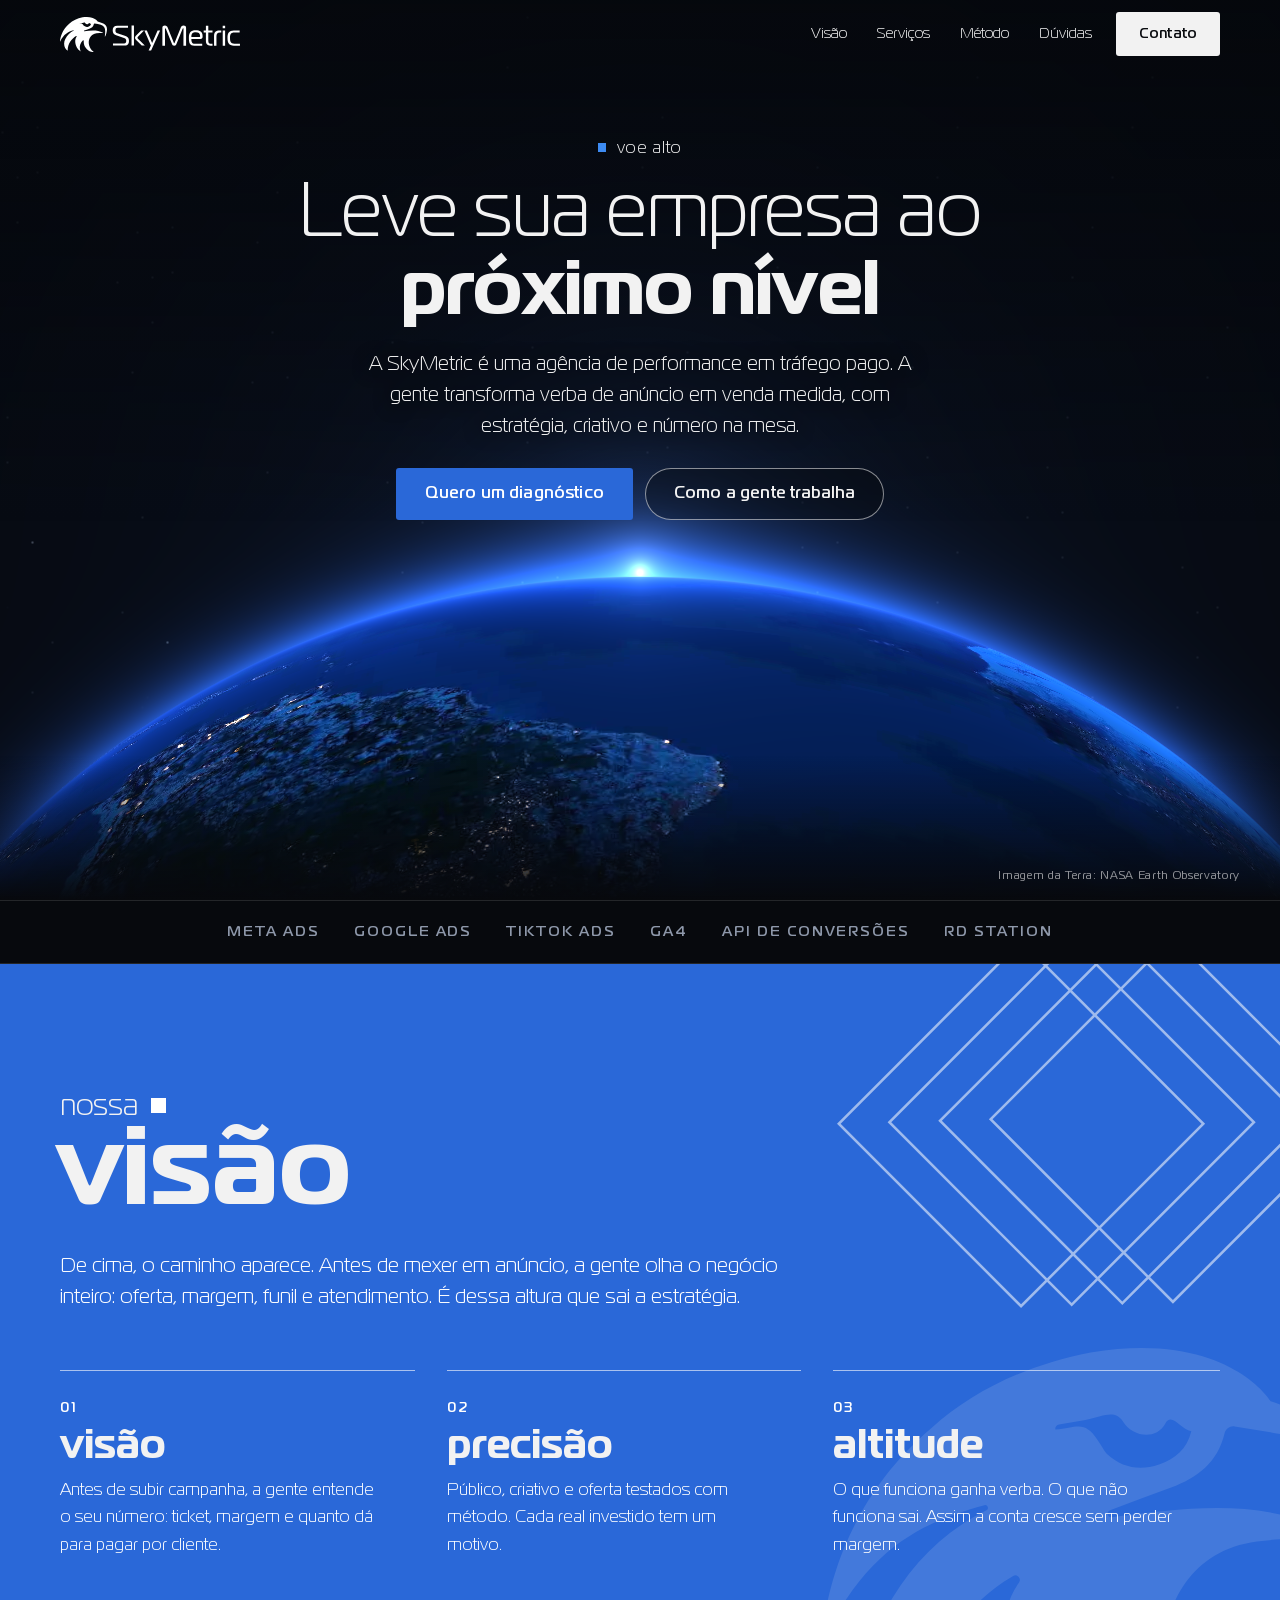
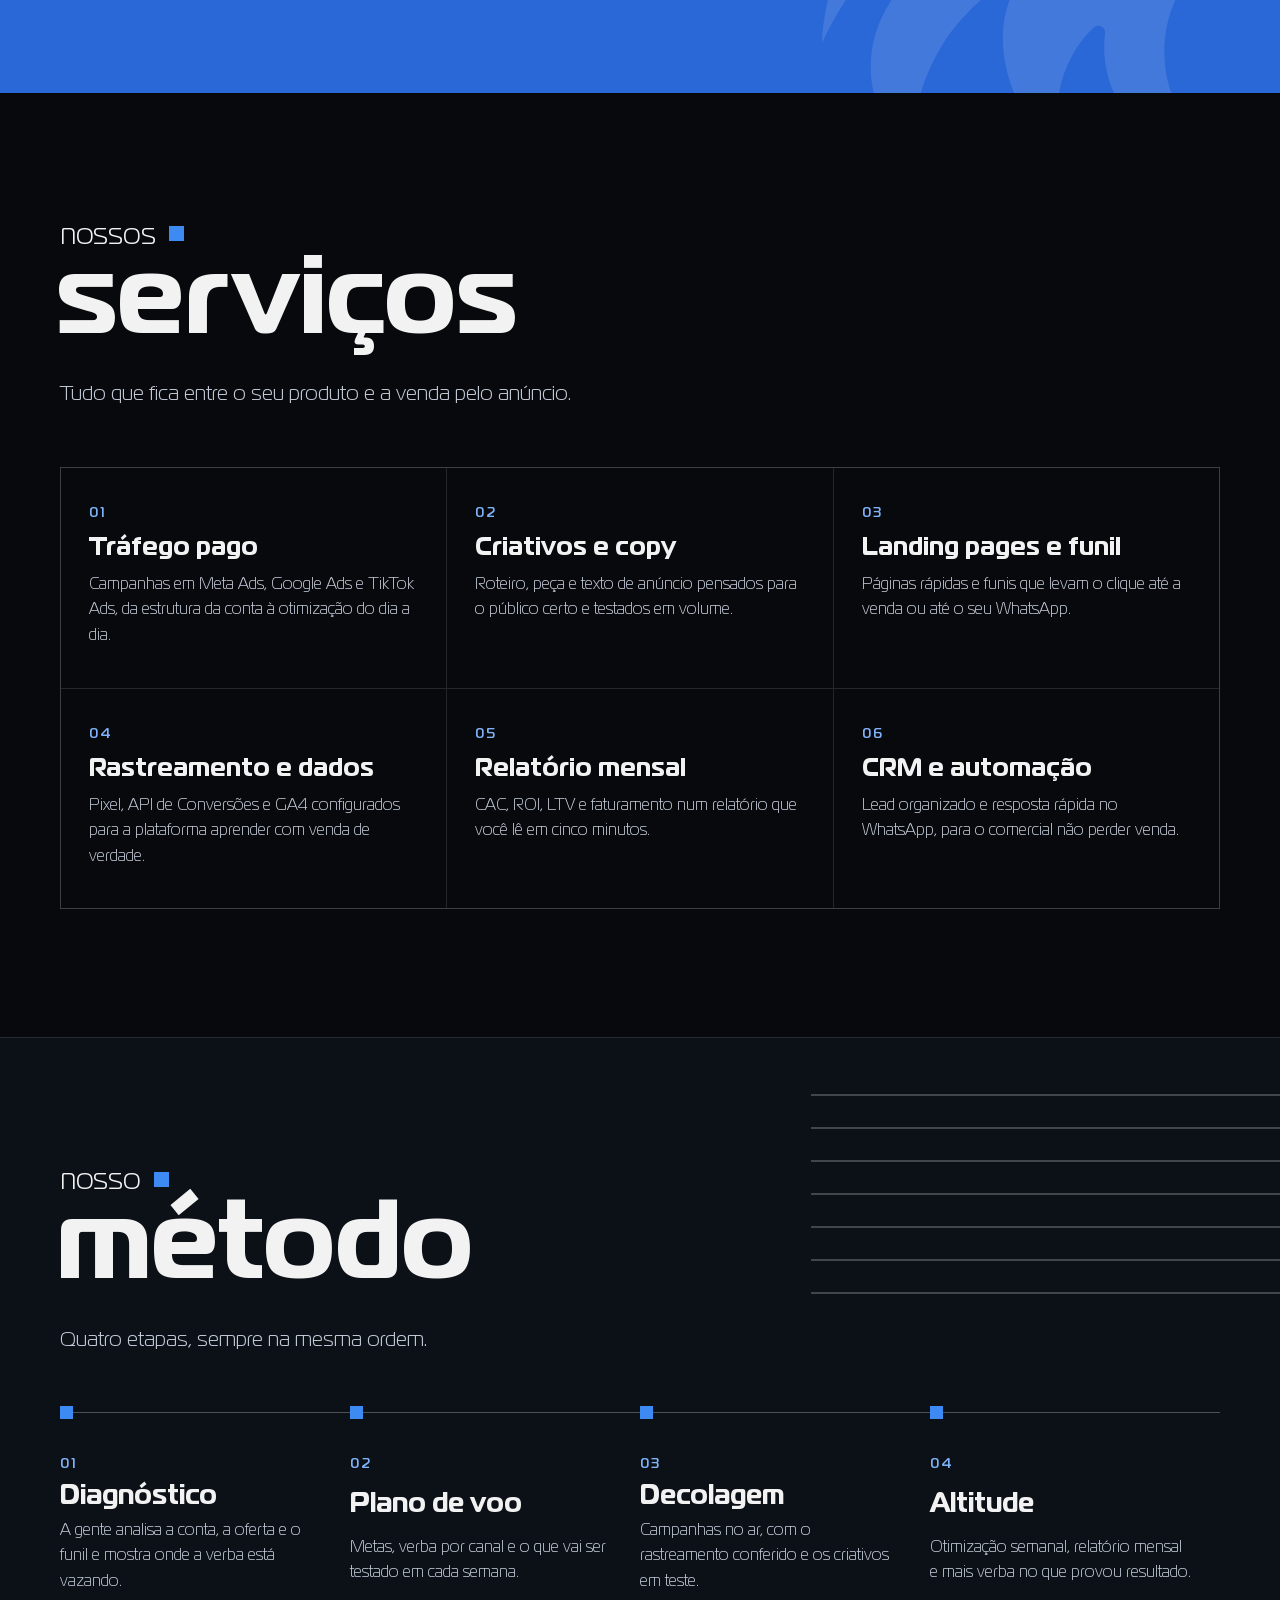
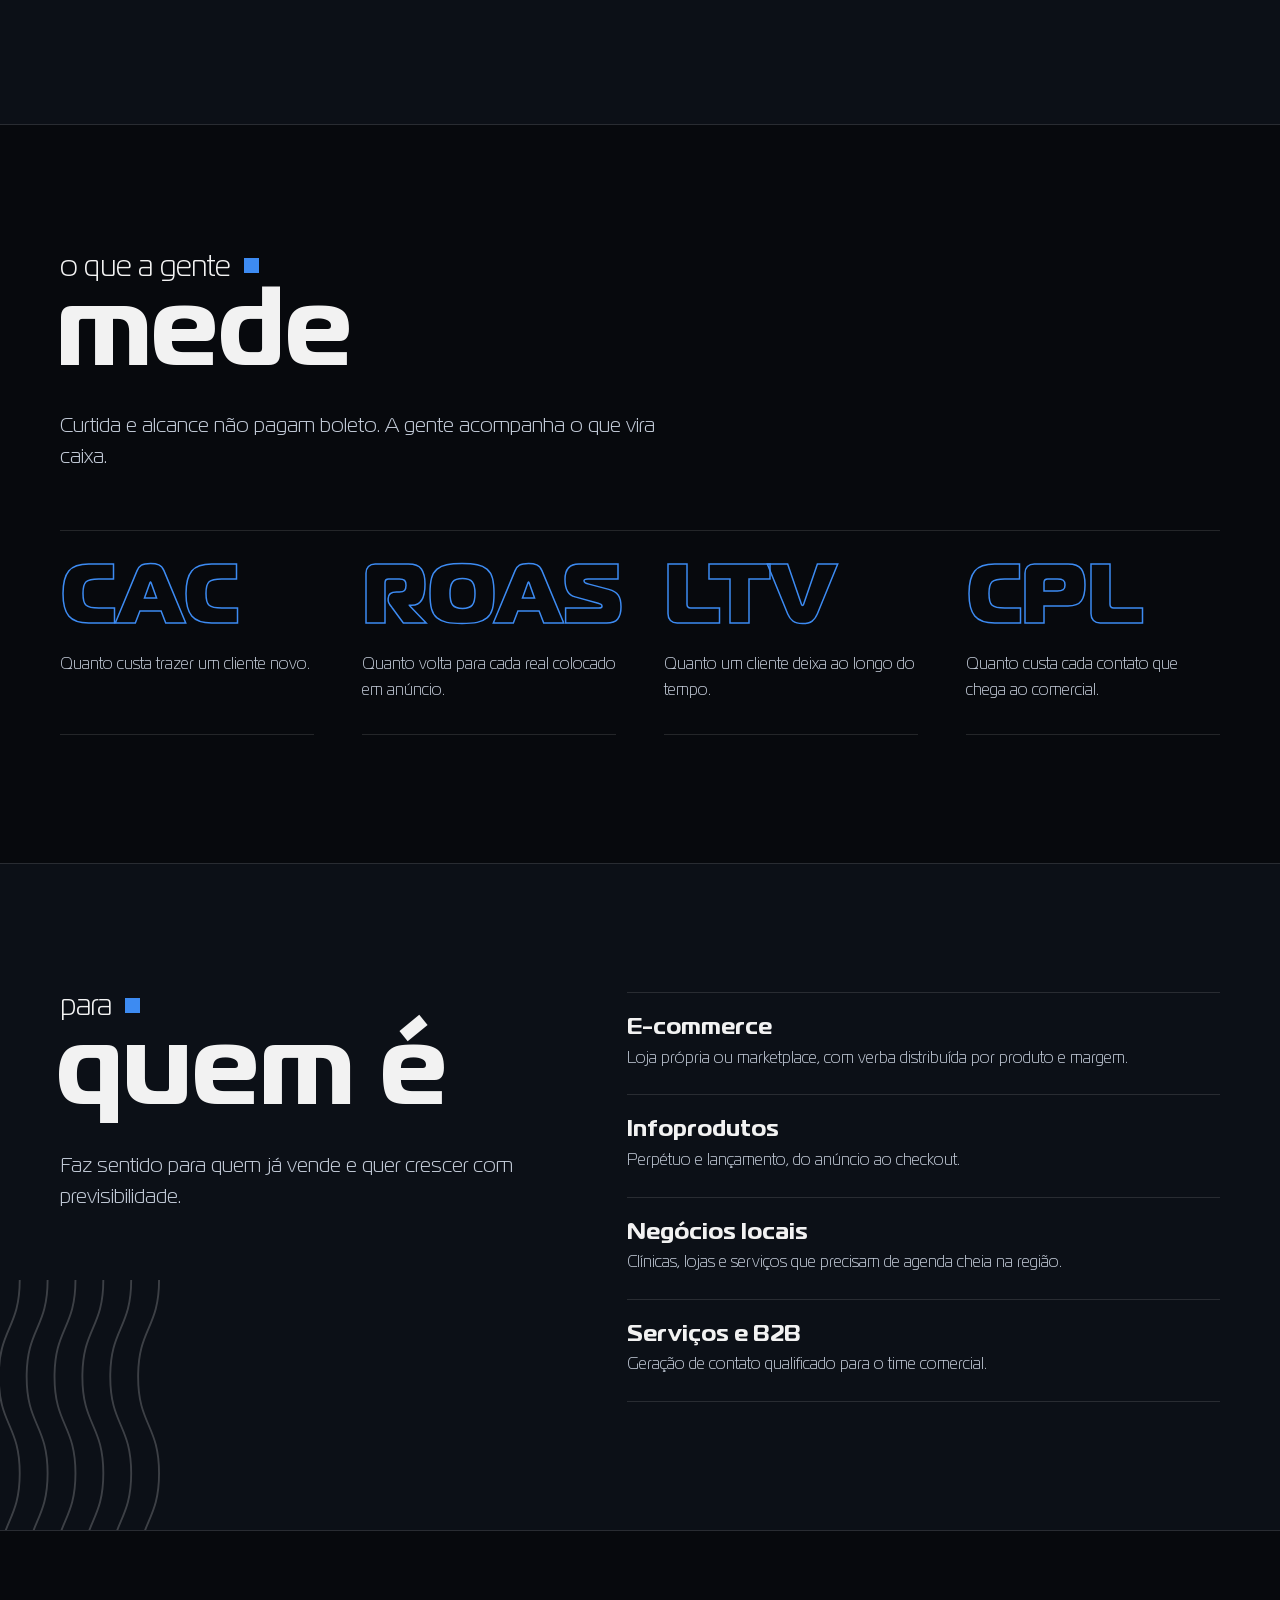
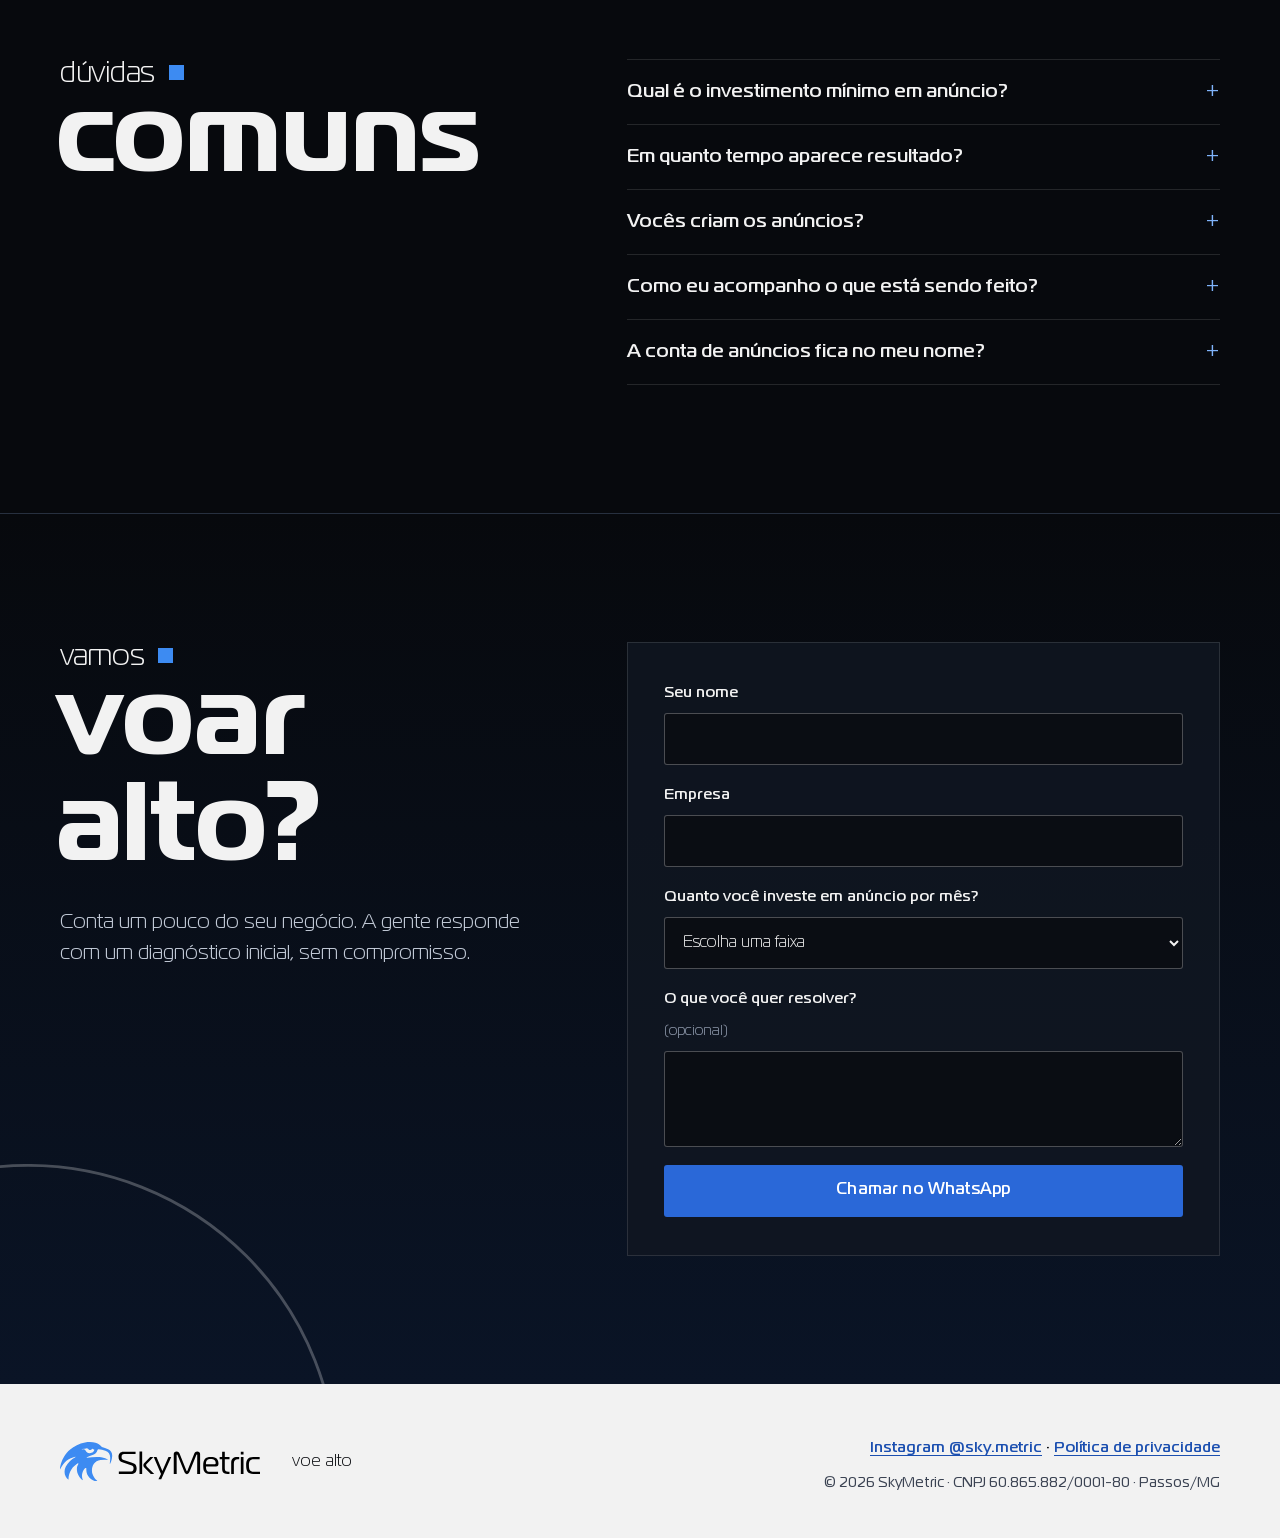
<file: index.html>
<!doctype html>
<html lang="pt-BR">
<head>
  <meta charset="utf-8">
  <meta name="viewport" content="width=device-width, initial-scale=1, viewport-fit=cover">
  <title>SkyMetric · Agência de performance em tráfego pago</title>
  <meta name="description" content="A SkyMetric é uma agência de performance em tráfego pago. Estratégia, criativo, rastreamento e relatório para transformar verba de anúncio em venda medida.">
  <meta name="theme-color" content="#07090D">
  <meta name="color-scheme" content="dark">
  <link rel="canonical" href="https://skymetric.com.br/">

  <meta property="og:type" content="website">
  <meta property="og:url" content="https://skymetric.com.br/">
  <meta property="og:locale" content="pt_BR">
  <meta property="og:title" content="SkyMetric · Agência de performance em tráfego pago">
  <meta property="og:description" content="Estratégia, criativo, rastreamento e relatório para transformar verba de anúncio em venda medida.">
  <meta property="og:image" content="https://skymetric.com.br/assets/og-image.png">
  <meta property="og:image:width" content="1200">
  <meta property="og:image:height" content="630">
  <meta name="twitter:card" content="summary_large_image">
  <meta name="twitter:image" content="https://skymetric.com.br/assets/og-image.png">

  <link rel="icon" href="assets/aguia-azul.svg" type="image/svg+xml">
  <link rel="apple-touch-icon" href="assets/apple-touch-icon.png">
    <link rel="stylesheet" href="styles.css">

  <!-- Meta Pixel Code (1868144297876380) -->
  <script>
  !function(f,b,e,v,n,t,s)
  {if(f.fbq)return;n=f.fbq=function(){n.callMethod?
  n.callMethod.apply(n,arguments):n.queue.push(arguments)};
  if(!f._fbq)f._fbq=n;n.push=n;n.loaded=!0;n.version='2.0';
  n.queue=[];t=b.createElement(e);t.async=!0;
  t.src=v;s=b.getElementsByTagName(e)[0];
  s.parentNode.insertBefore(t,s)}(window, document,'script',
  'https://connect.facebook.net/en_US/fbevents.js');
  fbq('init', '1868144297876380');
  fbq('track', 'PageView');
  </script>
  <!-- End Meta Pixel Code -->

  <script defer src="earth-tex.js"></script>
  <script defer src="earth.js"></script>
  <script defer src="main.js"></script>
</head>
<body>
  <noscript><img height="1" width="1" style="display:none" alt="" src="https://www.facebook.com/tr?id=1868144297876380&amp;ev=PageView&amp;noscript=1"></noscript>
  <a class="skip" href="#conteudo">Pular para o conteúdo</a>

  <header class="top" data-top>
    <div class="wrap top__in">
      <a class="top__logo" href="#topo" aria-label="SkyMetric, início"><img src="assets/logo-p-branco.svg" width="180" height="35" alt="SkyMetric"></a>
      <nav class="top__nav" aria-label="Seções" data-nav>
        <a href="#visao">Visão</a>
        <a href="#servicos">Serviços</a>
        <a href="#metodo">Método</a>
        <a href="#duvidas">Dúvidas</a>
      </nav>
      <a class="btn btn--light top__cta" href="#contato">Contato</a>
      <button type="button" class="top__menu" aria-label="Abrir menu" aria-expanded="false" data-menu><span></span><span></span></button>
    </div>
  </header>

  <main id="conteudo">
    <!-- Topo: a Terra girando (earth.js) -->
    <section class="hero" id="topo" aria-labelledby="hero-title">
      <canvas class="hero__earth" data-earth aria-hidden="true"></canvas>
      <div class="hero__fallback" aria-hidden="true"></div>
      <div class="wrap hero__in">
        <p class="kicker"><span class="sq" aria-hidden="true"></span>voe alto</p>
        <h1 id="hero-title" class="hero__title">Leve sua empresa ao <b>próximo nível</b></h1>
        <p class="hero__lead">A SkyMetric é uma agência de performance em tráfego pago. A gente transforma verba de anúncio em venda medida, com estratégia, criativo e número na mesa.</p>
        <div class="btn-row">
          <a class="btn btn--primary" href="#contato">Quero um diagnóstico</a>
          <a class="btn btn--ghost" href="#metodo">Como a gente trabalha</a>
        </div>
      </div>
      <p class="hero__credit">Imagem da Terra: NASA Earth Observatory</p>
    </section>

    <!-- Plataformas -->
    <div class="strip" aria-label="Plataformas em que a gente trabalha">
      <ul class="wrap strip__in">
        <li>Meta Ads</li><li>Google Ads</li><li>TikTok Ads</li><li>GA4</li><li>API de Conversões</li><li>RD Station</li>
      </ul>
    </div>

    <!-- Nossa visão -->
    <section class="section blue" id="visao" aria-labelledby="visao-title">
      <img class="deco deco--diamond" src="assets/elemento2.svg" alt="" width="295" height="212" loading="lazy">
      <img class="deco deco--eagle" src="assets/aguia-branca.svg" alt="" width="184" height="137" loading="lazy">
      <div class="wrap">
        <h2 id="visao-title" class="title"><span class="title__sm">nossa<span class="sq" aria-hidden="true"></span></span><span class="title__lg">visão</span></h2>
        <p class="lead lead--wide">De cima, o caminho aparece. Antes de mexer em anúncio, a gente olha o negócio inteiro: oferta, margem, funil e atendimento. É dessa altura que sai a estratégia.</p>
        <ol class="pillars">
          <li>
            <span class="pillars__n">01</span>
            <h3>visão</h3>
            <p>Antes de subir campanha, a gente entende o seu número: ticket, margem e quanto dá para pagar por cliente.</p>
          </li>
          <li>
            <span class="pillars__n">02</span>
            <h3>precisão</h3>
            <p>Público, criativo e oferta testados com método. Cada real investido tem um motivo.</p>
          </li>
          <li>
            <span class="pillars__n">03</span>
            <h3>altitude</h3>
            <p>O que funciona ganha verba. O que não funciona sai. Assim a conta cresce sem perder margem.</p>
          </li>
        </ol>
      </div>
    </section>

    <!-- Serviços -->
    <section class="section" id="servicos" aria-labelledby="servicos-title">
      <div class="wrap">
        <h2 id="servicos-title" class="title"><span class="title__sm">nossos<span class="sq" aria-hidden="true"></span></span><span class="title__lg">serviços</span></h2>
        <p class="lead">Tudo que fica entre o seu produto e a venda pelo anúncio.</p>
        <ul class="cards">
          <li class="card"><span class="card__n">01</span><h3>Tráfego pago</h3><p>Campanhas em Meta Ads, Google Ads e TikTok Ads, da estrutura da conta à otimização do dia a dia.</p></li>
          <li class="card"><span class="card__n">02</span><h3>Criativos e copy</h3><p>Roteiro, peça e texto de anúncio pensados para o público certo e testados em volume.</p></li>
          <li class="card"><span class="card__n">03</span><h3>Landing pages e funil</h3><p>Páginas rápidas e funis que levam o clique até a venda ou até o seu WhatsApp.</p></li>
          <li class="card"><span class="card__n">04</span><h3>Rastreamento e dados</h3><p>Pixel, API de Conversões e GA4 configurados para a plataforma aprender com venda de verdade.</p></li>
          <li class="card"><span class="card__n">05</span><h3>Relatório mensal</h3><p>CAC, ROI, LTV e faturamento num relatório que você lê em cinco minutos.</p></li>
          <li class="card"><span class="card__n">06</span><h3>CRM e automação</h3><p>Lead organizado e resposta rápida no WhatsApp, para o comercial não perder venda.</p></li>
        </ul>
      </div>
    </section>

    <!-- Método -->
    <section class="section band" id="metodo" aria-labelledby="metodo-title">
      <img class="deco deco--lines" src="assets/elemento6.svg" alt="" width="384" height="147" loading="lazy">
      <div class="wrap">
        <h2 id="metodo-title" class="title"><span class="title__sm">nosso<span class="sq" aria-hidden="true"></span></span><span class="title__lg">método</span></h2>
        <p class="lead">Quatro etapas, sempre na mesma ordem.</p>
        <ol class="flight">
          <li><span class="flight__n">01</span><h3>Diagnóstico</h3><p>A gente analisa a conta, a oferta e o funil e mostra onde a verba está vazando.</p></li>
          <li><span class="flight__n">02</span><h3>Plano de voo</h3><p>Metas, verba por canal e o que vai ser testado em cada semana.</p></li>
          <li><span class="flight__n">03</span><h3>Decolagem</h3><p>Campanhas no ar, com o rastreamento conferido e os criativos em teste.</p></li>
          <li><span class="flight__n">04</span><h3>Altitude</h3><p>Otimização semanal, relatório mensal e mais verba no que provou resultado.</p></li>
        </ol>
      </div>
    </section>

    <!-- Métricas -->
    <section class="section" id="metricas" aria-labelledby="metricas-title">
      <div class="wrap">
        <h2 id="metricas-title" class="title"><span class="title__sm">o que a gente<span class="sq" aria-hidden="true"></span></span><span class="title__lg">mede</span></h2>
        <p class="lead">Curtida e alcance não pagam boleto. A gente acompanha o que vira caixa.</p>
        <dl class="metrics">
          <div><dt>CAC</dt><dd>Quanto custa trazer um cliente novo.</dd></div>
          <div><dt>ROAS</dt><dd>Quanto volta para cada real colocado em anúncio.</dd></div>
          <div><dt>LTV</dt><dd>Quanto um cliente deixa ao longo do tempo.</dd></div>
          <div><dt>CPL</dt><dd>Quanto custa cada contato que chega ao comercial.</dd></div>
        </dl>
      </div>
    </section>

    <!-- CASES: seção pronta para receber resultados reais de clientes. Fica fora da página até existir
         número com print e autorização do cliente. Não preencher com dado inventado.
    <section class="section band" id="resultados"> ... </section>
    -->

    <!-- Para quem é -->
    <section class="section band" id="para-quem" aria-labelledby="quem-title">
      <img class="deco deco--waves" src="assets/elemento8.svg" alt="" width="160" height="244" loading="lazy">
      <div class="wrap split">
        <div>
          <h2 id="quem-title" class="title"><span class="title__sm">para<span class="sq" aria-hidden="true"></span></span><span class="title__lg">quem é</span></h2>
          <p class="lead">Faz sentido para quem já vende e quer crescer com previsibilidade.</p>
        </div>
        <ul class="who">
          <li><b>E-commerce</b><span>Loja própria ou marketplace, com verba distribuída por produto e margem.</span></li>
          <li><b>Infoprodutos</b><span>Perpétuo e lançamento, do anúncio ao checkout.</span></li>
          <li><b>Negócios locais</b><span>Clínicas, lojas e serviços que precisam de agenda cheia na região.</span></li>
          <li><b>Serviços e B2B</b><span>Geração de contato qualificado para o time comercial.</span></li>
        </ul>
      </div>
    </section>

    <!-- Dúvidas -->
    <section class="section" id="duvidas" aria-labelledby="duvidas-title">
      <div class="wrap split">
        <div>
          <h2 id="duvidas-title" class="title"><span class="title__sm">dúvidas<span class="sq" aria-hidden="true"></span></span><span class="title__lg">comuns</span></h2>
        </div>
        <div class="faq">
          <details>
            <summary>Qual é o investimento mínimo em anúncio?</summary>
            <p>Depende do seu ticket e da sua meta. No diagnóstico a gente calcula a verba que faz sentido para o seu caso.</p>
          </details>
          <details>
            <summary>Em quanto tempo aparece resultado?</summary>
            <p>As primeiras semanas são de teste e ajuste. A gente não promete número antes de conhecer a sua conta. O compromisso é com método e transparência.</p>
          </details>
          <details>
            <summary>Vocês criam os anúncios?</summary>
            <p>Sim. Roteiro, peça e copy fazem parte do trabalho.</p>
          </details>
          <details>
            <summary>Como eu acompanho o que está sendo feito?</summary>
            <p>Com relatório mensal e contato direto com quem cuida da sua conta.</p>
          </details>
          <details>
            <summary>A conta de anúncios fica no meu nome?</summary>
            <p>Sim. A conta de anúncios e todos os dados são seus. Assim o investimento e o histórico de métricas, pagos com a sua receita, ficam preservados.</p>
          </details>
        </div>
      </div>
    </section>

    <!-- Contato -->
    <section class="section contact" id="contato" aria-labelledby="contato-title">
      <img class="deco deco--arc" src="assets/elemento11.svg" alt="" width="256" height="256" loading="lazy">
      <div class="wrap split">
        <div>
          <h2 id="contato-title" class="title"><span class="title__sm">vamos<span class="sq" aria-hidden="true"></span></span><span class="title__lg">voar alto?</span></h2>
          <p class="lead">Conta um pouco do seu negócio. A gente responde com um diagnóstico inicial, sem compromisso.</p>
        </div>
        <form class="form" data-form novalidate>
          <label>Seu nome<input type="text" name="nome" autocomplete="name" required></label>
          <label>Empresa<input type="text" name="empresa" autocomplete="organization" required></label>
          <label>Quanto você investe em anúncio por mês?
            <select name="verba" required>
              <option value="">Escolha uma faixa</option>
              <option>Ainda não invisto</option>
              <option>Até R$ 3 mil</option>
              <option>De R$ 3 mil a R$ 10 mil</option>
              <option>De R$ 10 mil a R$ 30 mil</option>
              <option>Acima de R$ 30 mil</option>
            </select>
          </label>
          <label>O que você quer resolver? <span class="opt">(opcional)</span><textarea name="objetivo" rows="3"></textarea></label>
          <button type="submit" class="btn btn--primary btn--block">Chamar no WhatsApp</button>
          <p class="form__msg" role="status" data-form-msg></p>
        </form>
      </div>
    </section>
  </main>

  <footer class="foot">
    <div class="wrap foot__in">
      <img src="assets/logo-p-color.svg" width="200" height="39" alt="SkyMetric">
      <p class="foot__tag">voe alto</p>
      <div class="foot__end">
        <p class="foot__links"><a href="https://www.instagram.com/sky.metric/" target="_blank" rel="noopener" aria-label="Instagram @sky.metric (abre em nova aba)">Instagram @sky.metric</a> · <a href="privacidade.html">Política de privacidade</a></p>
        <p class="foot__legal">© <span data-year>2026</span> SkyMetric · CNPJ 60.865.882/0001-80 · Passos/MG</p>
      </div>
    </div>
  </footer>
</body>
</html>
</file>
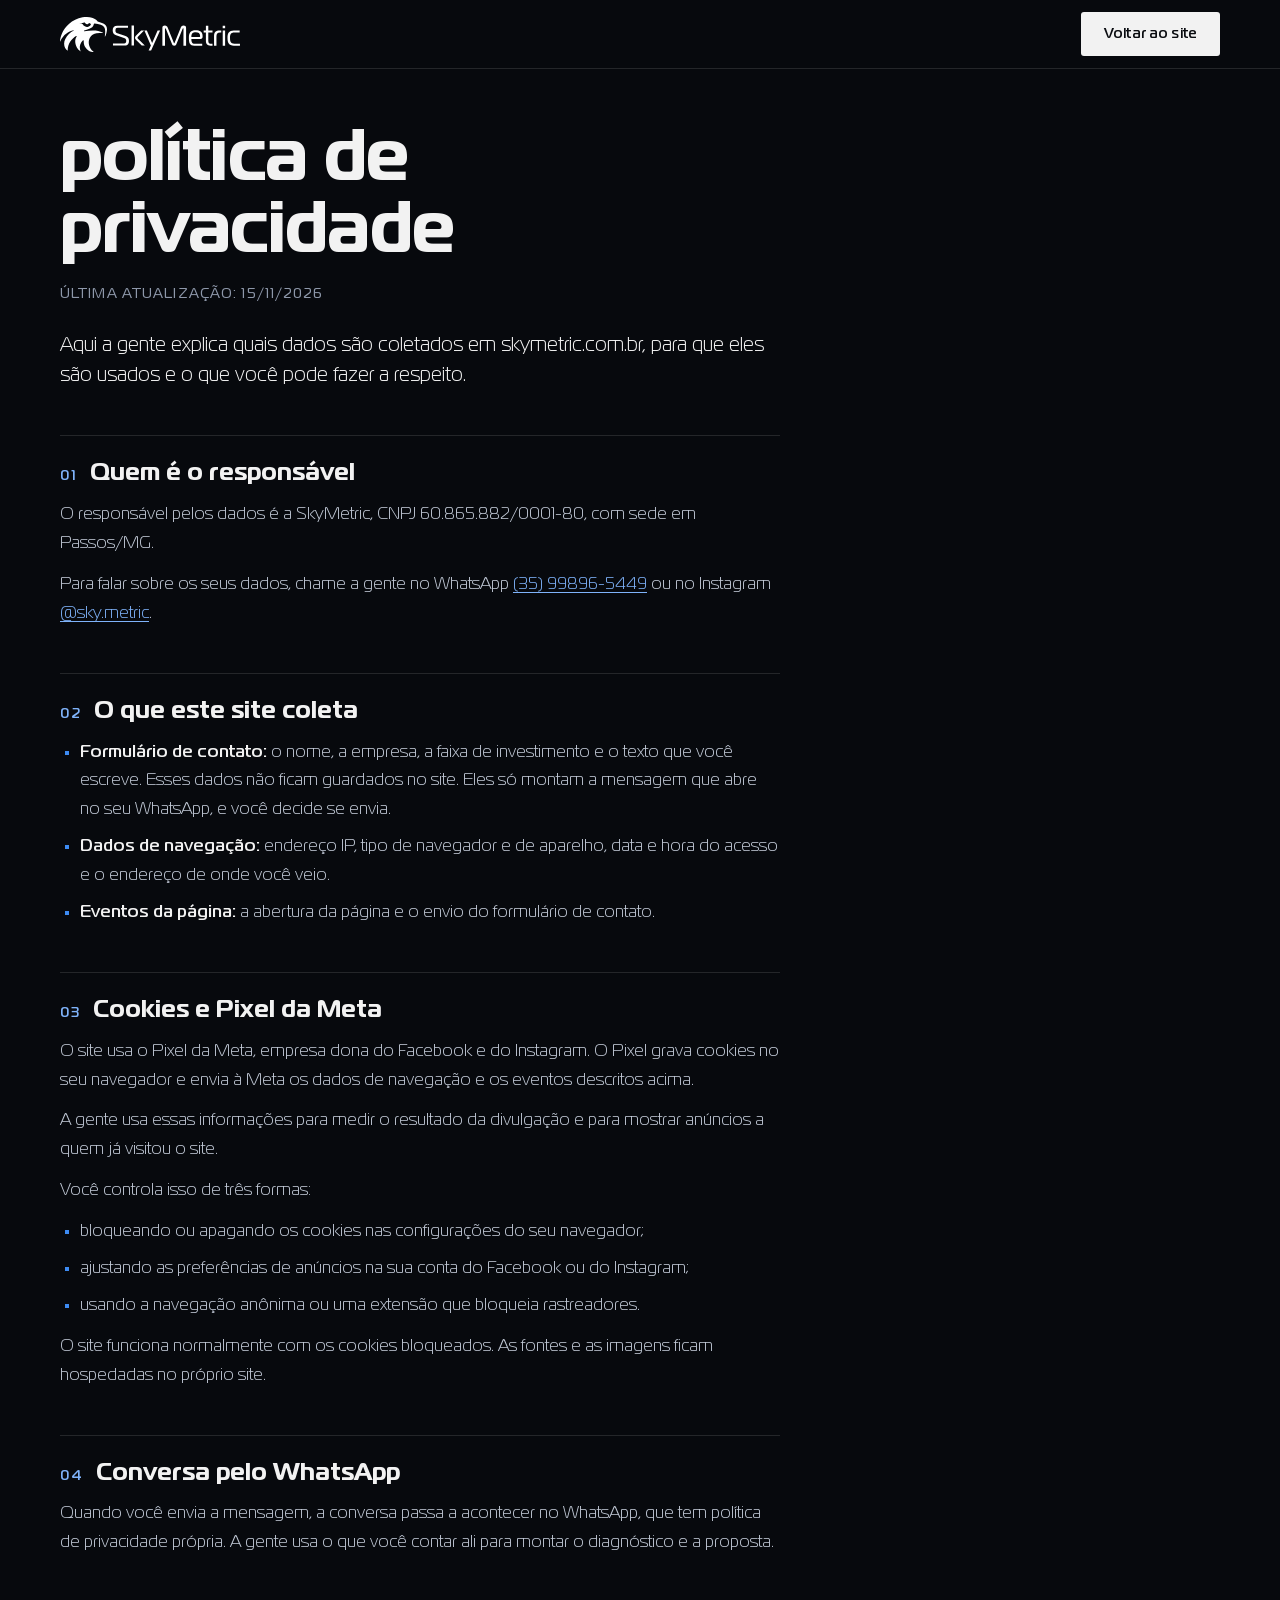
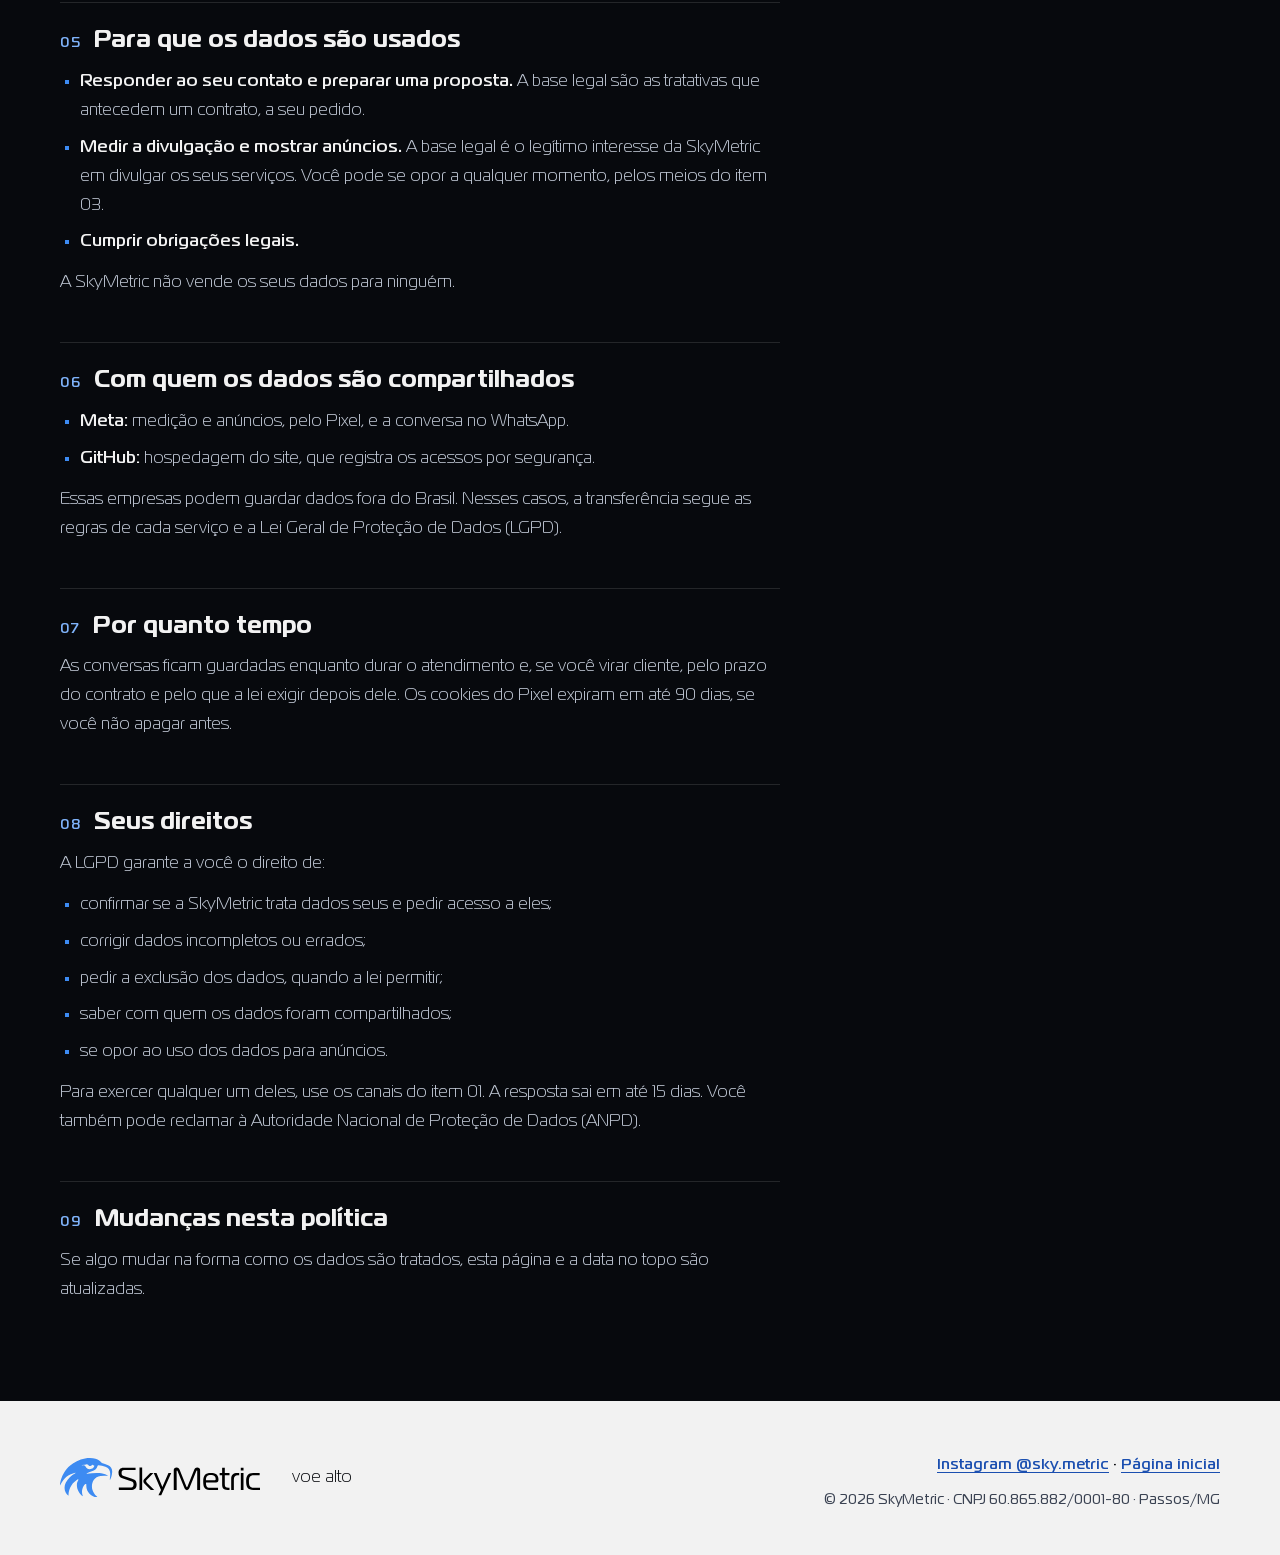
<file: privacidade.html>
<!doctype html>
<html lang="pt-BR">
<head>
  <meta charset="utf-8">
  <meta name="viewport" content="width=device-width, initial-scale=1, viewport-fit=cover">
  <title>Política de privacidade · SkyMetric</title>
  <meta name="description" content="Quais dados o site da SkyMetric coleta, para que eles são usados e como você pode controlar isso.">
  <meta name="theme-color" content="#07090D">
  <meta name="color-scheme" content="dark">
  <link rel="canonical" href="https://skymetric.com.br/privacidade.html">
  <link rel="icon" href="assets/aguia-azul.svg" type="image/svg+xml">
  <link rel="apple-touch-icon" href="assets/apple-touch-icon.png">
  <link rel="stylesheet" href="styles.css">
</head>
<body>
  <a class="skip" href="#conteudo">Pular para o conteúdo</a>

  <header class="top top--solid">
    <div class="wrap top__in">
      <a class="top__logo" href="./" aria-label="SkyMetric, voltar para o início"><img src="assets/logo-p-branco.svg" width="180" height="35" alt="SkyMetric"></a>
      <a class="btn btn--light" href="./" style="margin-left:auto">Voltar ao site</a>
    </div>
  </header>

  <main id="conteudo" class="legal">
    <div class="wrap">
      <div class="legal__body">
        <h1>política de privacidade</h1>
        <p class="legal__meta">ÚLTIMA ATUALIZAÇÃO: 15/11/2026</p>
        <p class="legal__lead">Aqui a gente explica quais dados são coletados em skymetric.com.br, para que eles são usados e o que você pode fazer a respeito.</p>

        <h2><span>01</span>Quem é o responsável</h2>
        <p>O responsável pelos dados é a SkyMetric, CNPJ 60.865.882/0001-80, com sede em Passos/MG.</p>
        <p>Para falar sobre os seus dados, chame a gente no WhatsApp <a href="https://wa.me/5535998965449" target="_blank" rel="noopener">(35) 99896-5449</a> ou no Instagram <a href="https://www.instagram.com/sky.metric/" target="_blank" rel="noopener">@sky.metric</a>.</p>

        <h2><span>02</span>O que este site coleta</h2>
        <ul>
          <li><b>Formulário de contato:</b> o nome, a empresa, a faixa de investimento e o texto que você escreve. Esses dados não ficam guardados no site. Eles só montam a mensagem que abre no seu WhatsApp, e você decide se envia.</li>
          <li><b>Dados de navegação:</b> endereço IP, tipo de navegador e de aparelho, data e hora do acesso e o endereço de onde você veio.</li>
          <li><b>Eventos da página:</b> a abertura da página e o envio do formulário de contato.</li>
        </ul>

        <h2><span>03</span>Cookies e Pixel da Meta</h2>
        <p>O site usa o Pixel da Meta, empresa dona do Facebook e do Instagram. O Pixel grava cookies no seu navegador e envia à Meta os dados de navegação e os eventos descritos acima.</p>
        <p>A gente usa essas informações para medir o resultado da divulgação e para mostrar anúncios a quem já visitou o site.</p>
        <p>Você controla isso de três formas:</p>
        <ul>
          <li>bloqueando ou apagando os cookies nas configurações do seu navegador;</li>
          <li>ajustando as preferências de anúncios na sua conta do Facebook ou do Instagram;</li>
          <li>usando a navegação anônima ou uma extensão que bloqueia rastreadores.</li>
        </ul>
        <p>O site funciona normalmente com os cookies bloqueados. As fontes e as imagens ficam hospedadas no próprio site.</p>

        <h2><span>04</span>Conversa pelo WhatsApp</h2>
        <p>Quando você envia a mensagem, a conversa passa a acontecer no WhatsApp, que tem política de privacidade própria. A gente usa o que você contar ali para montar o diagnóstico e a proposta.</p>

        <h2><span>05</span>Para que os dados são usados</h2>
        <ul>
          <li><b>Responder ao seu contato e preparar uma proposta.</b> A base legal são as tratativas que antecedem um contrato, a seu pedido.</li>
          <li><b>Medir a divulgação e mostrar anúncios.</b> A base legal é o legítimo interesse da SkyMetric em divulgar os seus serviços. Você pode se opor a qualquer momento, pelos meios do item 03.</li>
          <li><b>Cumprir obrigações legais.</b></li>
        </ul>
        <p>A SkyMetric não vende os seus dados para ninguém.</p>

        <h2><span>06</span>Com quem os dados são compartilhados</h2>
        <ul>
          <li><b>Meta:</b> medição e anúncios, pelo Pixel, e a conversa no WhatsApp.</li>
          <li><b>GitHub:</b> hospedagem do site, que registra os acessos por segurança.</li>
        </ul>
        <p>Essas empresas podem guardar dados fora do Brasil. Nesses casos, a transferência segue as regras de cada serviço e a Lei Geral de Proteção de Dados (LGPD).</p>

        <h2><span>07</span>Por quanto tempo</h2>
        <p>As conversas ficam guardadas enquanto durar o atendimento e, se você virar cliente, pelo prazo do contrato e pelo que a lei exigir depois dele. Os cookies do Pixel expiram em até 90 dias, se você não apagar antes.</p>

        <h2><span>08</span>Seus direitos</h2>
        <p>A LGPD garante a você o direito de:</p>
        <ul>
          <li>confirmar se a SkyMetric trata dados seus e pedir acesso a eles;</li>
          <li>corrigir dados incompletos ou errados;</li>
          <li>pedir a exclusão dos dados, quando a lei permitir;</li>
          <li>saber com quem os dados foram compartilhados;</li>
          <li>se opor ao uso dos dados para anúncios.</li>
        </ul>
        <p>Para exercer qualquer um deles, use os canais do item 01. A resposta sai em até 15 dias. Você também pode reclamar à Autoridade Nacional de Proteção de Dados (ANPD).</p>

        <h2><span>09</span>Mudanças nesta política</h2>
        <p>Se algo mudar na forma como os dados são tratados, esta página e a data no topo são atualizadas.</p>
      </div>
    </div>
  </main>

  <footer class="foot">
    <div class="wrap foot__in">
      <img src="assets/logo-p-color.svg" width="200" height="39" alt="SkyMetric">
      <p class="foot__tag">voe alto</p>
      <div class="foot__end">
        <p class="foot__links"><a href="https://www.instagram.com/sky.metric/" target="_blank" rel="noopener" aria-label="Instagram @sky.metric (abre em nova aba)">Instagram @sky.metric</a> · <a href="./">Página inicial</a></p>
        <p class="foot__legal">© 2026 SkyMetric · CNPJ 60.865.882/0001-80 · Passos/MG</p>
      </div>
    </div>
  </footer>
</body>
</html>
</file>
<file: styles.css>
/* SkyMetric · site da agência (rascunho)
   Identidade: azul #3D8BF2, fundo quase preto, fonte Magistral, linhas finas brancas e o quadradinho azul.
   Títulos em caixa baixa: palavra pequena e leve em cima, palavra grande e forte embaixo ("nossa / visão"). */

@font-face { font-family: "Magistral"; font-weight: 300; font-display: swap; src: url(fonts/Magistral-Light.woff2) format("woff2"); }
@font-face { font-family: "Magistral"; font-weight: 400; font-display: swap; src: url(fonts/Magistral-Book.woff2) format("woff2"); }
@font-face { font-family: "Magistral"; font-weight: 500; font-display: swap; src: url(fonts/Magistral-Medium.woff2) format("woff2"); }
@font-face { font-family: "Magistral"; font-weight: 700; font-display: swap; src: url(fonts/Magistral-Bold.woff2) format("woff2"); }
@font-face { font-family: "Magistral"; font-weight: 800; font-display: swap; src: url(fonts/Magistral-ExtraBold.woff2) format("woff2"); }

:root {
  --bg: #07090D;
  --bg-2: #0C1017;
  --surface: #111722;
  --line: rgba(242, 242, 242, .12);
  --ink: #F2F2F2;
  --ink-soft: #C3CBD8;
  --ink-muted: #8E98AA;
  --brand: #3D8BF2;
  --brand-deep: #2A68D8;
  --brand-text: #7FB3FA;
  --font: "Magistral", "Segoe UI", system-ui, sans-serif;
  --wrap: 1160px;
  --pad: max(20px, env(safe-area-inset-left));
}

*, *::before, *::after { box-sizing: border-box; }
html { -webkit-text-size-adjust: 100%; scroll-behavior: smooth; scroll-padding-top: 84px; background: var(--bg); }
@media (prefers-reduced-motion: reduce) { html { scroll-behavior: auto; } }
body { margin: 0; overflow-x: clip; background: var(--bg); color: var(--ink); font-family: var(--font); font-size: 17px; line-height: 1.6; -webkit-font-smoothing: antialiased; }
h1, h2, h3, p, ol, ul, dl, dd, figure { margin: 0; }
ul, ol { padding: 0; list-style: none; }
img { max-width: 100%; height: auto; display: block; }
a { color: var(--brand-text); }
:focus-visible { outline: 2px solid var(--brand-text); outline-offset: 3px; }
.wrap { width: 100%; max-width: calc(var(--wrap) + 2 * var(--pad)); margin-inline: auto; padding-inline: var(--pad); }
@media (min-width: 768px) { :root { --pad: 40px; } }
.skip { position: absolute; left: 12px; top: -60px; z-index: 100; padding: 10px 14px; background: var(--ink); color: var(--bg); }
.skip:focus { top: 12px; }
.sq { display: inline-block; width: .5em; height: .5em; background: var(--brand); margin-left: .45em; vertical-align: .08em; }
.kicker .sq { margin: 0 .6em 0 0; }

/* ── Botões: retângulo cheio (ação principal) e pílula de contorno, como nas peças da marca ── */
.btn { display: inline-flex; align-items: center; justify-content: center; min-height: 52px; padding: 10px 28px; border: 1.5px solid transparent; border-radius: 3px; font-family: var(--font); font-size: 16px; font-weight: 500; letter-spacing: .01em; line-height: 1.2; text-decoration: none; text-align: center; cursor: pointer; transition: background .15s ease, border-color .15s ease, color .15s ease, transform .15s ease; }
.btn--primary { background: var(--brand-deep); color: #fff; }
.btn--primary:hover { background: #2460CC; transform: translateY(-1px); }
.btn--ghost { border-color: rgba(242, 242, 242, .55); border-radius: 999px; color: var(--ink); background: rgba(7, 9, 13, .35); }
.btn--ghost:hover { border-color: var(--ink); }
.btn--light { background: var(--ink); color: #0A0C10; min-height: 44px; padding: 8px 22px; font-size: 14px; }
.btn--light:hover { background: #fff; }
.btn--block { width: 100%; }
.btn-row { display: grid; gap: 12px; }
@media (min-width: 560px) { .btn-row { display: flex; flex-wrap: wrap; } }
@media (prefers-reduced-motion: reduce) { .btn { transition: none; } .btn--primary:hover { transform: none; } }

/* ── Cabeçalho ── */
.top { position: fixed; inset: 0 0 auto 0; z-index: 40; transition: background .2s ease, border-color .2s ease; border-bottom: 1px solid transparent; }
.top.is-solid { background: rgba(7, 9, 13, .88); border-bottom-color: var(--line); -webkit-backdrop-filter: blur(10px); backdrop-filter: blur(10px); }
.top__in { display: flex; align-items: center; gap: 24px; min-height: 68px; }
.top__logo img { width: 150px; }
.top__nav { display: none; margin-left: auto; gap: 30px; }
.top__nav a { display: inline-flex; align-items: center; min-height: 44px; color: var(--ink); font-size: 15px; font-weight: 300; text-decoration: none; }
.top__nav a:hover { color: var(--brand-text); }
.top__cta { display: none; }
.top__menu { margin-left: auto; width: 48px; height: 48px; display: grid; place-content: center; gap: 7px; background: none; border: 0; cursor: pointer; }
.top__menu span { display: block; width: 26px; height: 1.5px; background: var(--ink); transition: transform .2s ease; }
.top__menu[aria-expanded="true"] span:first-child { transform: translateY(4.25px) rotate(45deg); }
.top__menu[aria-expanded="true"] span:last-child { transform: translateY(-4.25px) rotate(-45deg); }
@media (max-width: 899px) {
  .top__nav.is-open { display: grid; position: absolute; left: 0; right: 0; top: 100%; margin: 0; gap: 0; padding: 8px var(--pad) 20px; background: rgba(7, 9, 13, .97); border-bottom: 1px solid var(--line); }
  .top__nav.is-open a { min-height: 52px; font-size: 18px; border-bottom: 1px solid var(--line); }
}
@media (min-width: 900px) { .top__nav { display: flex; } .top__cta { display: inline-flex; } .top__menu { display: none; } .top__logo img { width: 180px; } }

/* ── Topo com a Terra ── */
.hero { position: relative; isolation: isolate; min-height: max(680px, 100vh); min-height: max(680px, 100svh); overflow: hidden; background: #05070B; }
.hero__earth { position: absolute; inset: 0; z-index: -2; width: 100%; height: 100%; display: block; opacity: 0; transition: opacity 1.2s ease; }
.hero.has-earth .hero__earth { opacity: 1; }
/* enquanto o WebGL carrega, ou se ele não existir: um horizonte parado, só com CSS */
.hero__fallback { position: absolute; inset: 0; z-index: -3; background:
  radial-gradient(60% 18% at 50% 61%, rgba(120, 180, 255, .55), transparent 70%),
  radial-gradient(120% 60% at 50% 122%, #0E2A55 0%, #0A1A36 45%, transparent 62%),
  #05070B; }
/* escurece atrás do texto para ele ler bem em qualquer momento da rotação */
.hero::after { content: ""; position: absolute; inset: 0; z-index: -1; pointer-events: none; background:
  linear-gradient(180deg, rgba(5, 7, 11, .72) 0%, rgba(5, 7, 11, .30) 34%, rgba(5, 7, 11, 0) 58%),
  linear-gradient(0deg, var(--bg) 0%, rgba(7, 9, 13, 0) 16%); }
.hero__in { display: grid; justify-items: center; text-align: center; gap: 16px; padding-top: clamp(100px, 15vh, 150px); padding-bottom: 80px; }
.kicker { font-size: 17px; font-weight: 300; letter-spacing: .04em; color: var(--ink); }
.hero__title { max-width: 19ch; font-weight: 300; font-size: clamp(38px, 8.4vw, 76px); line-height: 1.02; letter-spacing: -.01em; text-wrap: balance; }
.hero__title b { font-weight: 700; display: block; }
.hero__lead { max-width: 46ch; font-size: clamp(17px, 2.2vw, 20px); font-weight: 300; line-height: 1.55; color: var(--ink); text-shadow: 0 1px 18px rgba(5, 7, 11, .9); }
.hero .btn-row { margin-top: 10px; width: 100%; justify-content: center; }
@media (min-width: 560px) { .hero .btn-row { width: auto; } }
.hero__credit { position: absolute; right: var(--pad); bottom: 14px; font-size: 11px; letter-spacing: .06em; color: rgba(242, 242, 242, .6); }

/* ── Faixa de plataformas ── */
.strip { border-block: 1px solid var(--line); background: var(--bg); }
.strip__in { display: flex; flex-wrap: wrap; justify-content: center; gap: 6px 34px; padding-block: 20px; }
.strip li { font-size: 14px; font-weight: 500; letter-spacing: .14em; text-transform: uppercase; color: var(--ink-muted); }

/* ── Seções ── */
.section { position: relative; isolation: isolate; overflow: hidden; padding-block: clamp(72px, 10vw, 128px); }
.band { background: var(--bg-2); border-block: 1px solid var(--line); }
.blue { background: var(--brand-deep); }
.title { display: grid; gap: 0; font-weight: 300; line-height: 1; letter-spacing: -.01em; }
.title__sm { font-size: clamp(22px, 3.4vw, 30px); font-weight: 300; }
.title__lg { font-size: clamp(54px, 11vw, 112px); font-weight: 700; line-height: .95; margin-left: -.04em; }
.blue .sq { background: #fff; }
.lead { margin-top: 22px; max-width: 46ch; font-size: clamp(18px, 2.2vw, 21px); font-weight: 300; line-height: 1.5; color: var(--ink-soft); }
.lead--wide { max-width: 58ch; }
.blue .lead { color: #fff; }
.split { display: grid; gap: 40px; }
@media (min-width: 900px) { .split { grid-template-columns: minmax(0, 5fr) minmax(0, 6fr); gap: 72px; align-items: start; } }

/* elementos gráficos da marca, sempre ao fundo */
.deco { position: absolute; z-index: -1; pointer-events: none; opacity: .5; }
.deco--diamond { width: min(52vw, 520px); right: -6%; top: -4%; opacity: .55; }
.deco--eagle { width: min(60vw, 560px); right: -8%; bottom: -10%; opacity: .12; }
.deco--lines { width: min(60vw, 520px); right: -4%; top: 56px; opacity: .22; }
.deco--waves { width: min(26vw, 190px); left: -30px; bottom: -40px; opacity: .2; }
.deco--arc { width: min(80vw, 620px); left: -22%; bottom: -46%; opacity: .25; }

/* ── Visão: três pilares ── */
.pillars { margin-top: 56px; display: grid; gap: 0; border-top: 1px solid rgba(255, 255, 255, .45); }
.pillars li { display: grid; gap: 8px; padding: 26px 0; border-bottom: 1px solid rgba(255, 255, 255, .45); }
@media (min-width: 900px) { .pillars { grid-template-columns: repeat(3, minmax(0, 1fr)); border-top: 0; } .pillars li { padding: 26px 32px 6px 0; border-bottom: 0; border-top: 1px solid rgba(255, 255, 255, .6); margin-right: 32px; } .pillars li:last-child { margin-right: 0; } }
.pillars__n { font-size: 14px; font-weight: 500; letter-spacing: .14em; color: #fff; }
.pillars h3 { font-size: clamp(30px, 4vw, 40px); font-weight: 700; line-height: 1.05; }
.pillars p { font-size: 17px; font-weight: 300; color: #fff; max-width: 34ch; }

/* ── Serviços ── */
.cards { margin-top: 56px; display: grid; gap: 1px; background: var(--line); border: 1px solid var(--line); }
@media (min-width: 640px) { .cards { grid-template-columns: repeat(2, minmax(0, 1fr)); } }
@media (min-width: 1000px) { .cards { grid-template-columns: repeat(3, minmax(0, 1fr)); } }
.card { position: relative; display: grid; align-content: start; gap: 10px; padding: 34px 28px 38px; background: var(--bg); transition: background .2s ease; }
.card::after { content: ""; position: absolute; left: 0; top: 0; width: 0; height: 2px; background: var(--brand); transition: width .3s ease; }
.card:hover { background: var(--surface); }
.card:hover::after { width: 100%; }
.card__n { font-size: 14px; font-weight: 500; letter-spacing: .14em; color: var(--brand-text); }
.card h3 { font-size: 25px; font-weight: 700; line-height: 1.15; }
.card p { font-size: 16px; font-weight: 300; color: var(--ink-soft); }
@media (prefers-reduced-motion: reduce) { .card, .card::after { transition: none; } }

/* ── Método: linha de voo ── */
.flight { margin-top: 56px; display: grid; gap: 0; counter-reset: f; }
.flight li { position: relative; display: grid; gap: 6px; padding: 0 0 36px 44px; border-left: 1px solid rgba(242, 242, 242, .28); }
.flight li:last-child { padding-bottom: 0; border-left-color: transparent; }
.flight li::before { content: ""; position: absolute; left: -7px; top: 4px; width: 13px; height: 13px; background: var(--brand); }
.flight__n { font-size: 14px; font-weight: 500; letter-spacing: .14em; color: var(--brand-text); }
.flight h3 { font-size: 27px; font-weight: 700; line-height: 1.15; }
.flight p { font-size: 16px; font-weight: 300; color: var(--ink-soft); max-width: 40ch; }
@media (min-width: 900px) {
  .flight { grid-template-columns: repeat(4, minmax(0, 1fr)); }
  .flight li { padding: 40px 28px 0 0; border-left: 0; border-top: 1px solid rgba(242, 242, 242, .28); }
  .flight li:last-child { border-top-color: rgba(242, 242, 242, .28); }
  .flight li::before { left: 0; top: -7px; }
}

/* ── Métricas ── */
.metrics { margin-top: 56px; display: grid; gap: 0; border-top: 1px solid var(--line); }
@media (min-width: 640px) { .metrics { grid-template-columns: repeat(2, minmax(0, 1fr)); column-gap: 48px; } }
@media (min-width: 1000px) { .metrics { grid-template-columns: repeat(4, minmax(0, 1fr)); } }
.metrics > div { padding: 28px 0 30px; border-bottom: 1px solid var(--line); }
.metrics dt { font-size: clamp(56px, 9vw, 84px); font-weight: 800; line-height: 1; letter-spacing: -.01em; color: transparent; -webkit-text-stroke: 1.5px var(--brand); }
.metrics > div:hover dt { color: var(--brand); }
.metrics dd { margin-top: 10px; font-size: 16px; font-weight: 300; color: var(--ink-soft); max-width: 26ch; }

/* ── Para quem ── */
.who { display: grid; gap: 0; border-top: 1px solid var(--line); }
.who li { display: grid; gap: 4px; padding: 22px 0; border-bottom: 1px solid var(--line); }
.who b { font-size: 23px; font-weight: 700; line-height: 1.2; }
.who span { font-size: 16px; font-weight: 300; color: var(--ink-soft); }

/* ── Dúvidas ── */
.faq { border-top: 1px solid var(--line); }
.faq details { border-bottom: 1px solid var(--line); }
.faq summary { display: flex; align-items: center; justify-content: space-between; gap: 18px; min-height: 64px; padding: 14px 0; font-size: 19px; font-weight: 500; line-height: 1.3; cursor: pointer; list-style: none; }
.faq summary::-webkit-details-marker { display: none; }
.faq summary::after { content: "+"; flex: none; font-size: 26px; font-weight: 300; color: var(--brand-text); line-height: 1; }
.faq details[open] summary::after { content: "\2212"; }
.faq summary:hover { color: var(--brand-text); }
.faq p { padding: 0 0 22px; font-size: 16px; font-weight: 300; color: var(--ink-soft); max-width: 56ch; }

/* ── Contato ── */
.contact { background: linear-gradient(180deg, var(--bg) 0%, #0A1426 100%); border-top: 1px solid var(--line); }
.form { display: grid; gap: 18px; padding: 28px 22px; background: rgba(17, 23, 34, .82); border: 1px solid var(--line); }
@media (min-width: 640px) { .form { padding: 38px 36px; } }
.form label { display: grid; gap: 8px; font-size: 15px; font-weight: 500; color: var(--ink); }
.form .opt { font-weight: 300; color: var(--ink-muted); }
.form input, .form select, .form textarea { width: 100%; min-height: 52px; padding: 12px 14px; border: 1px solid rgba(242, 242, 242, .28); border-radius: 3px; background: #0A0D13; color: var(--ink); font-family: var(--font); font-size: 16px; font-weight: 300; }
.form textarea { resize: vertical; min-height: 96px; }
.form input:focus-visible, .form select:focus-visible, .form textarea:focus-visible { outline: 2px solid var(--brand-text); outline-offset: 1px; border-color: var(--brand); }
.form [aria-invalid="true"] { border-color: #F87171; }
.form__msg { min-height: 1.4em; font-size: 14px; color: #FCA5A5; }
.form__msg:empty { display: none; }

/* ── Rodapé: faixa clara com o logo colorido, como no rodapé das peças da marca ── */
.foot { background: #F2F2F2; color: #0A0C10; }
.foot__in { display: grid; gap: 10px; justify-items: start; padding-block: 44px; }
@media (min-width: 768px) { .foot__in { grid-template-columns: auto 1fr auto; align-items: center; gap: 32px; } }
.foot__tag { font-size: 17px; font-weight: 300; }
.foot__legal { font-size: 14px; color: #3A4252; }
.foot__end { display: grid; gap: 4px; }
@media (min-width: 768px) { .foot__end { justify-items: end; text-align: right; } }
.foot__links { font-size: 15px; font-weight: 500; }
.foot a { color: #1B4FB0; text-underline-offset: 3px; display: inline-block; padding-block: 8px; }

/* ── Página de política de privacidade ── */
.top--solid { position: sticky; background: var(--bg); border-bottom-color: var(--line); }
.legal { padding-block: 56px 96px; }
.legal__body { max-width: 720px; }
.legal h1 { font-size: clamp(40px, 8vw, 72px); font-weight: 700; line-height: 1; letter-spacing: -.01em; }
.legal__meta { margin-top: 14px; font-size: 14px; letter-spacing: .08em; color: var(--ink-muted); }
.legal__lead { margin-top: 26px; font-size: 20px; font-weight: 300; line-height: 1.5; }
.legal h2 { margin-top: 44px; padding-top: 24px; border-top: 1px solid var(--line); font-size: 24px; font-weight: 700; line-height: 1.2; }
.legal h2 span { margin-right: 12px; font-size: 14px; font-weight: 500; letter-spacing: .14em; color: var(--brand-text); }
.legal__body > p:not([class]), .legal li { font-size: 17px; font-weight: 300; line-height: 1.7; color: var(--ink-soft); }
.legal__body > p:not([class]) { margin-top: 12px; }
.legal ul { margin-top: 12px; padding-left: 20px; list-style: square; display: grid; gap: 8px; }
.legal li::marker { color: var(--brand); }
.legal b { color: var(--ink); font-weight: 500; }
.legal a { text-underline-offset: 3px; overflow-wrap: anywhere; }

/* ── Entrada suave das seções ── */
.js-motion [data-reveal] { opacity: 0; transform: translateY(16px); transition: opacity .6s ease, transform .6s ease; }
.js-motion [data-reveal].is-in { opacity: 1; transform: none; }
</file>
